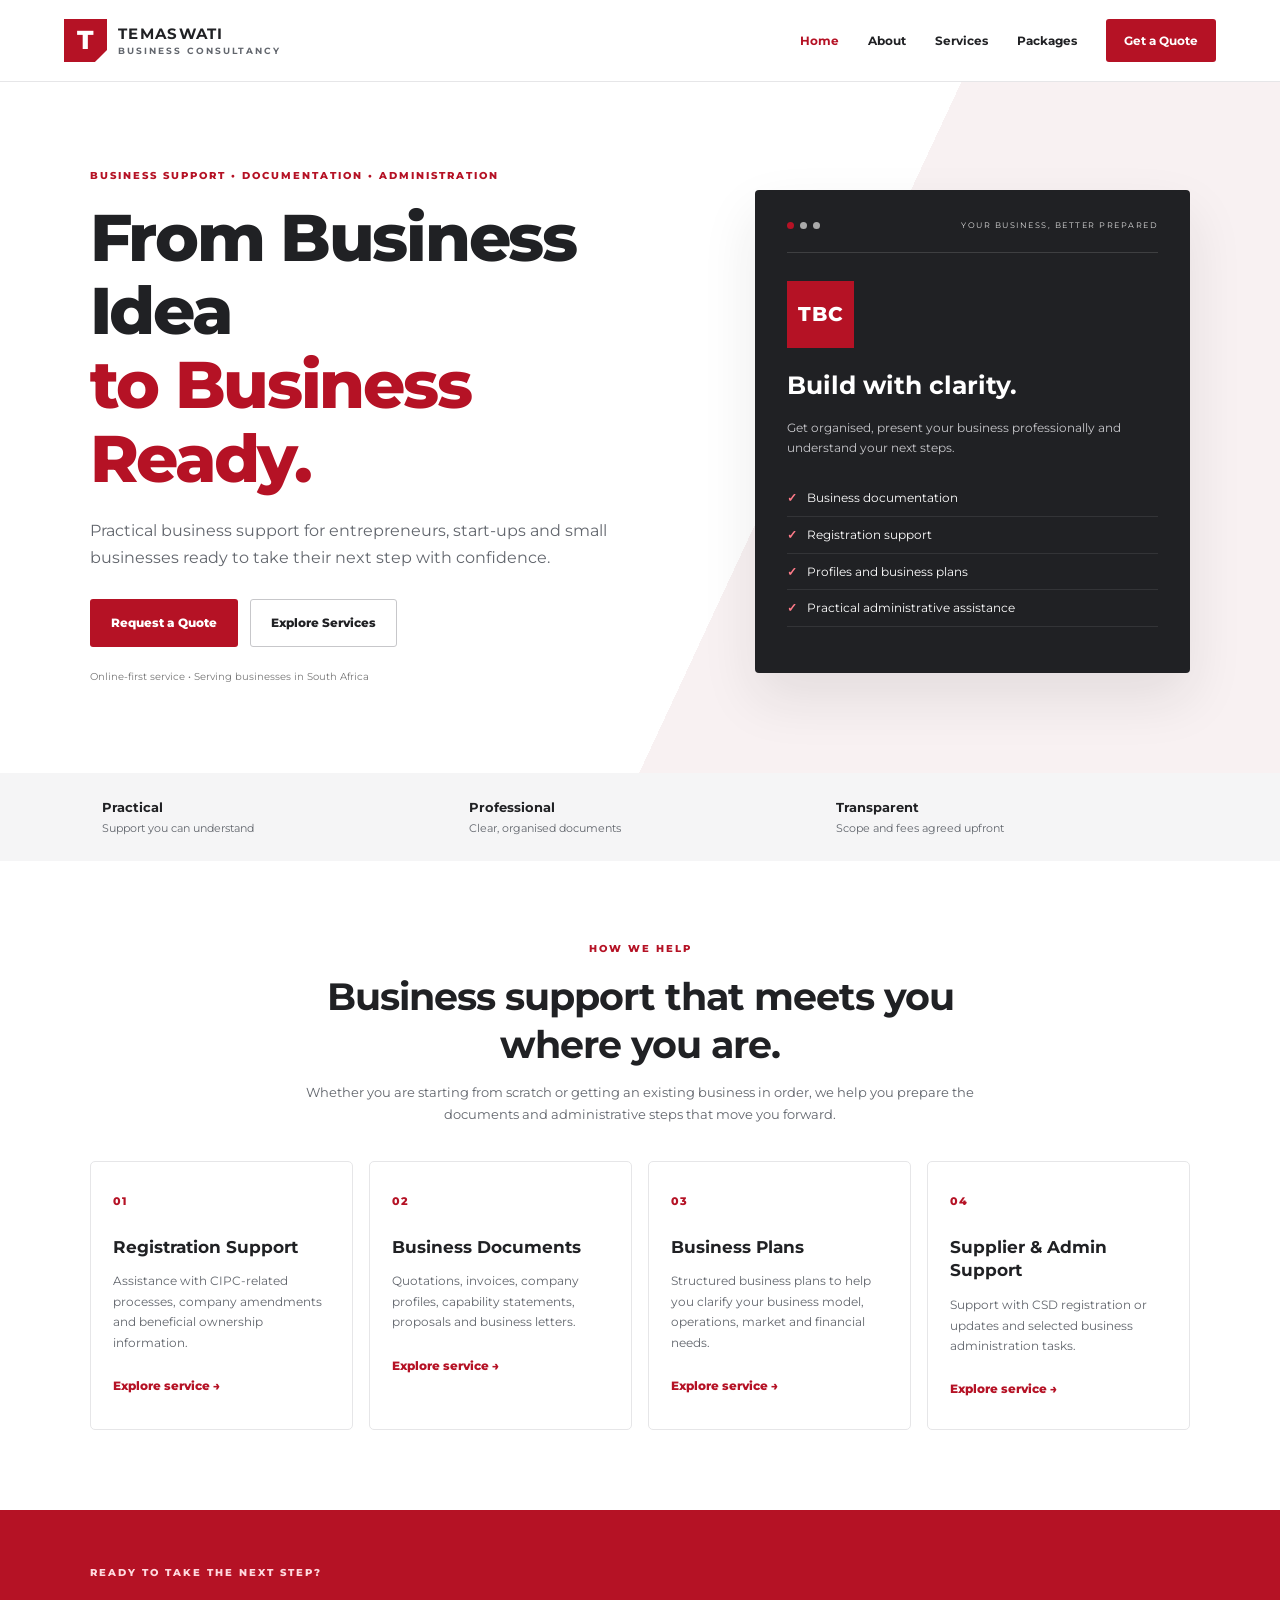
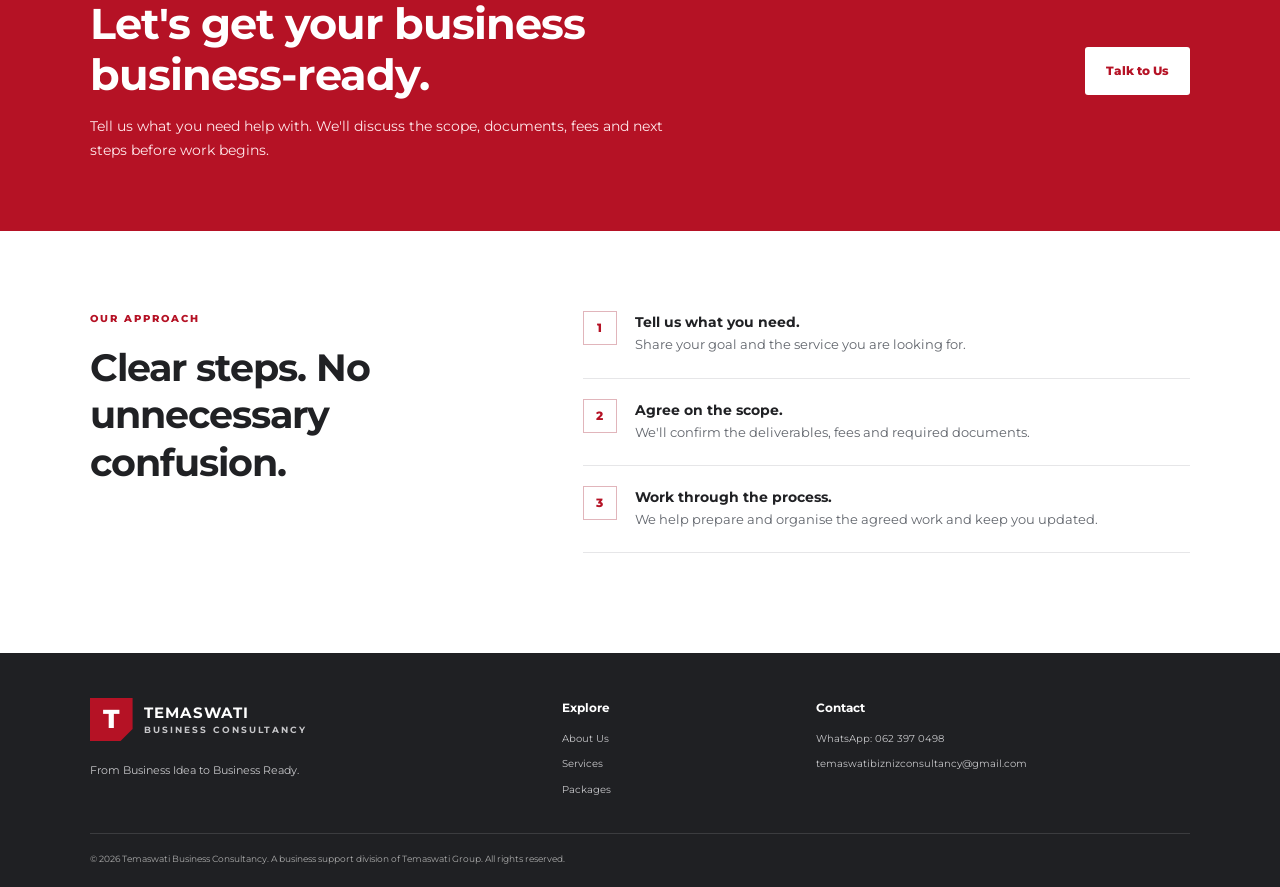
<file: index.html>
<!doctype html>
<html lang="en">
<head>
  <meta charset="utf-8">
  <meta name="viewport" content="width=device-width, initial-scale=1">

  <meta name="description" content="Temaswati Business Consultancy provides company registration assistance, business documents, company profiles, business plans and administrative support for entrepreneurs and small businesses in South Africa.">

  <meta name="theme-color" content="#c90024">

  <title>Temaswati Business Consultancy | From Business Idea to Business Ready</title>

  <link rel="stylesheet" href="styles.css">
</head>

<body>

<header class="site-header">

  <a class="brand" href="index.html">
    <span class="brand-mark">T</span>
    <span>
      <strong>TEMASWATI</strong>
      <small>BUSINESS CONSULTANCY</small>
    </span>
  </a>

  <button class="menu-toggle"
          aria-label="Open navigation"
          aria-expanded="false">☰</button>

  <nav class="nav">
    <a class="active" href="index.html">Home</a>
    <a href="about.html">About</a>
    <a href="services.html">Services</a>
    <a href="packages.html">Packages</a>
    <a href="contact.html" class="nav-cta">Get a Quote</a>
  </nav>

</header>

<main>

  <!-- HERO SECTION -->

  <section class="hero">

    <div class="hero-content">

      <p class="eyebrow">
        BUSINESS SUPPORT • DOCUMENTATION • ADMINISTRATION
      </p>

      <h1>
        From Business Idea<br>
        <span>to Business Ready.</span>
      </h1>

      <p class="hero-copy">
        Practical business support for entrepreneurs, start-ups and
        small businesses ready to take their next step with confidence.
      </p>

      <div class="hero-actions">
        <a class="button button-red" href="contact.html">
          Request a Quote
        </a>

        <a class="button button-outline" href="services.html">
          Explore Services
        </a>
      </div>

      <p class="micro-note">
        Online-first service • Serving businesses in South Africa
      </p>

    </div>

    <div class="hero-card">

      <div class="card-top">
        <span class="dot"></span>
        <span class="dot"></span>
        <span class="dot"></span>
        <span class="card-label">YOUR BUSINESS, BETTER PREPARED</span>
      </div>

      <div class="hero-icon">TBC</div>

      <h2>Build with clarity.</h2>

      <p>
        Get organised, present your business professionally and
        understand your next steps.
      </p>

      <ul class="check-list">
        <li>Business documentation</li>
        <li>Registration support</li>
        <li>Profiles and business plans</li>
        <li>Practical administrative assistance</li>
      </ul>

    </div>

  </section>

  <!-- TRUST SECTION -->

  <section class="trust-strip">

    <div>
      <strong>Practical</strong>
      <span>Support you can understand</span>
    </div>

    <div>
      <strong>Professional</strong>
      <span>Clear, organised documents</span>
    </div>

    <div>
      <strong>Transparent</strong>
      <span>Scope and fees agreed upfront</span>
    </div>

  </section>

  <!-- SERVICES OVERVIEW -->

  <section class="section">

    <div class="section-heading">

      <p class="eyebrow">HOW WE HELP</p>

      <h2>Business support that meets you where you are.</h2>

      <p>
        Whether you are starting from scratch or getting an existing
        business in order, we help you prepare the documents and
        administrative steps that move you forward.
      </p>

    </div>

    <div class="service-grid">

      <article class="service-card">
        <span class="service-number">01</span>
        <h3>Registration Support</h3>
        <p>
          Assistance with CIPC-related processes, company amendments
          and beneficial ownership information.
        </p>
        <a href="services.html">Explore service →</a>
      </article>

      <article class="service-card">
        <span class="service-number">02</span>
        <h3>Business Documents</h3>
        <p>
          Quotations, invoices, company profiles, capability statements,
          proposals and business letters.
        </p>
        <a href="services.html">Explore service →</a>
      </article>

      <article class="service-card">
        <span class="service-number">03</span>
        <h3>Business Plans</h3>
        <p>
          Structured business plans to help you clarify your business
          model, operations, market and financial needs.
        </p>
        <a href="services.html">Explore service →</a>
      </article>

      <article class="service-card">
        <span class="service-number">04</span>
        <h3>Supplier &amp; Admin Support</h3>
        <p>
          Support with CSD registration or updates and selected
          business administration tasks.
        </p>
        <a href="services.html">Explore service →</a>
      </article>

    </div>

  </section>

  <!-- CALL TO ACTION -->

  <section class="callout">

    <div>

      <p class="eyebrow light">READY TO TAKE THE NEXT STEP?</p>

      <h2>Let's get your business<br>business-ready.</h2>

      <p>
        Tell us what you need help with. We'll discuss the scope,
        documents, fees and next steps before work begins.
      </p>

    </div>

    <a class="button button-light" href="contact.html">
      Talk to Us
    </a>

  </section>

  <!-- OUR APPROACH -->

  <section class="section two-column">

    <div>
      <p class="eyebrow">OUR APPROACH</p>
      <h2>Clear steps. No unnecessary confusion.</h2>
    </div>

    <div class="steps">

      <div>
        <span>1</span>
        <p>
          <strong>Tell us what you need.</strong><br>
          Share your goal and the service you are looking for.
        </p>
      </div>

      <div>
        <span>2</span>
        <p>
          <strong>Agree on the scope.</strong><br>
          We'll confirm the deliverables, fees and required documents.
        </p>
      </div>

      <div>
        <span>3</span>
        <p>
          <strong>Work through the process.</strong><br>
          We help prepare and organise the agreed work and keep you updated.
        </p>
      </div>

    </div>

  </section>

</main>

<!-- FOOTER -->

<footer class="footer">

  <div class="footer-brand">

    <a class="brand brand-footer" href="index.html">
      <span class="brand-mark">T</span>
      <span>
        <strong>TEMASWATI</strong>
        <small>BUSINESS CONSULTANCY</small>
      </span>
    </a>

    <p>From Business Idea to Business Ready.</p>

  </div>

  <div>
    <strong>Explore</strong>
    <a href="about.html">About Us</a>
    <a href="services.html">Services</a>
    <a href="packages.html">Packages</a>
  </div>

  <div>
    <strong>Contact</strong>

    <a href="https://wa.me/27623970498"
       target="_blank"
       rel="noopener">
      WhatsApp: 062 397 0498
    </a>

    <a href="mailto:temaswatibiznizconsultancy@gmail.com">
      temaswatibiznizconsultancy@gmail.com
    </a>
  </div>

  <div class="footer-bottom">
    © <span data-year></span> Temaswati Business Consultancy.
    A business support division of Temaswati Group.
    All rights reserved.
  </div>

</footer>

<script src="script.js"></script>

</body>
</html>
</file>
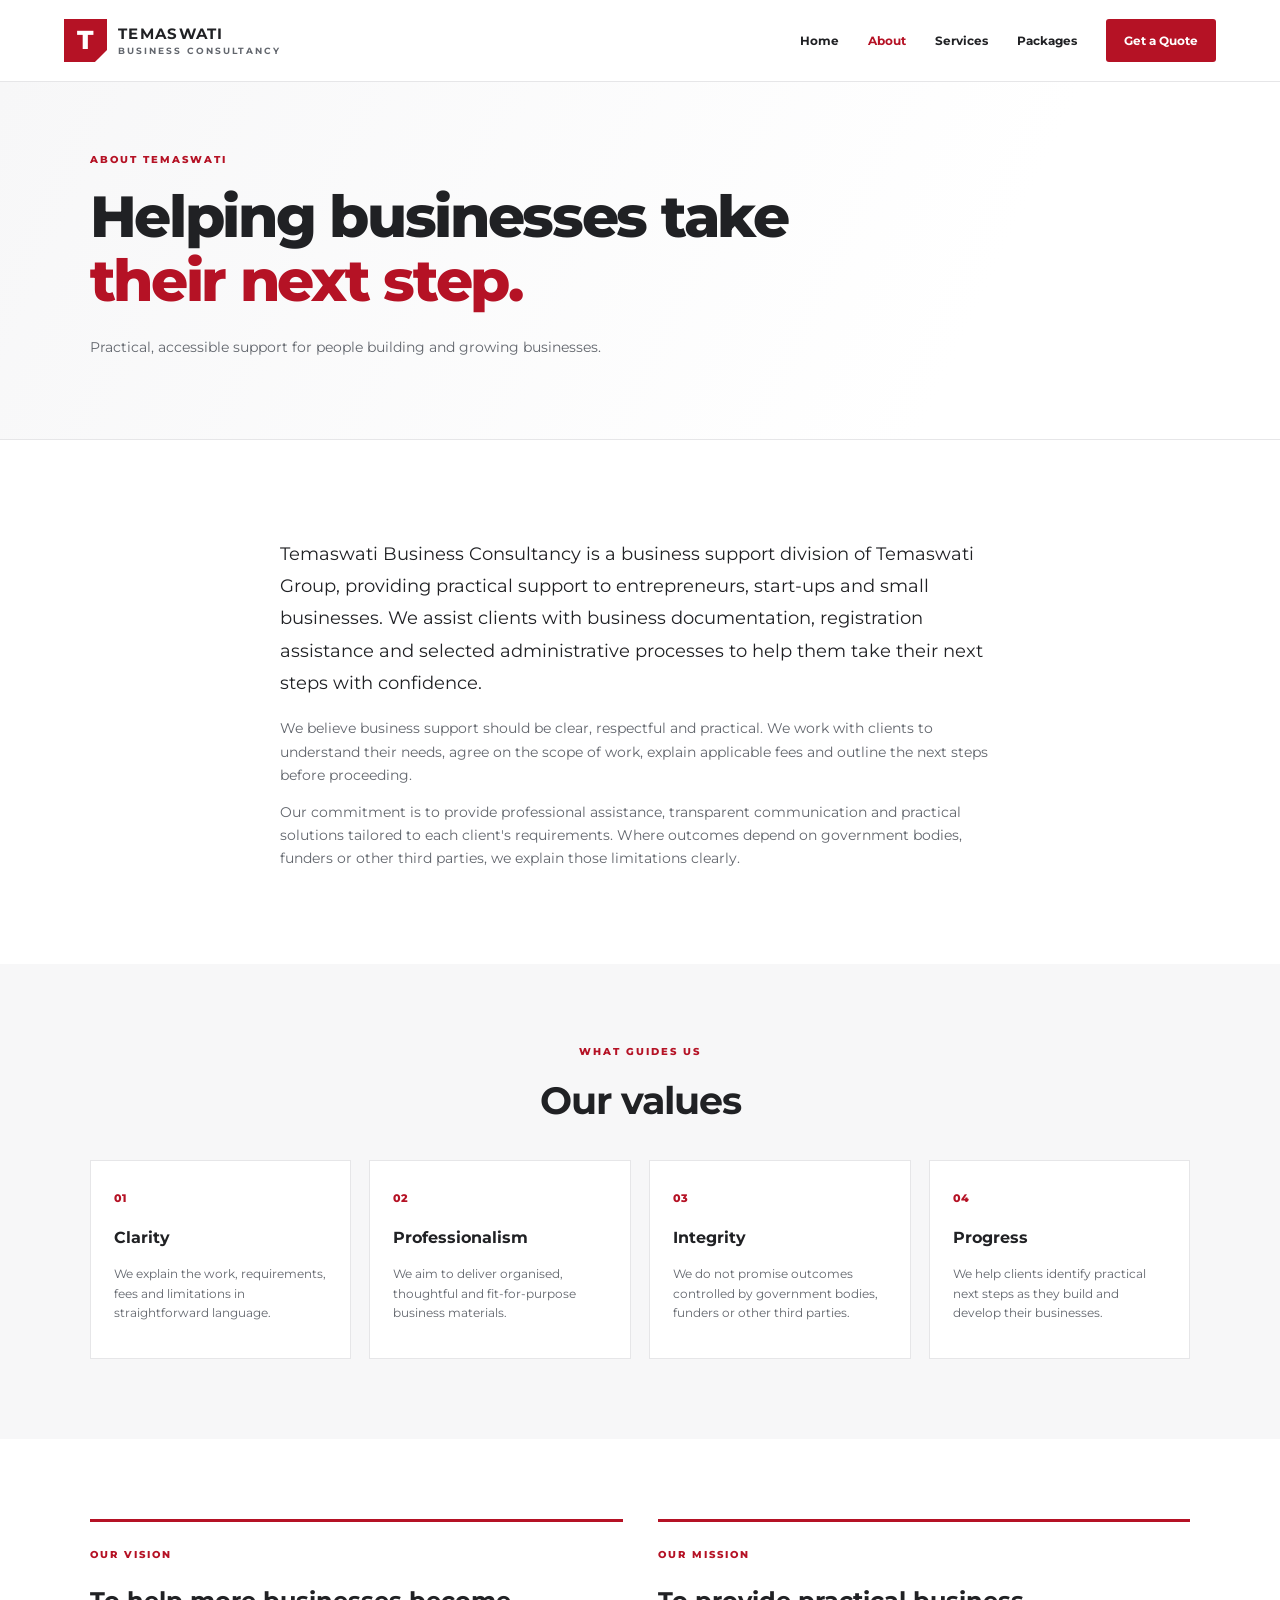
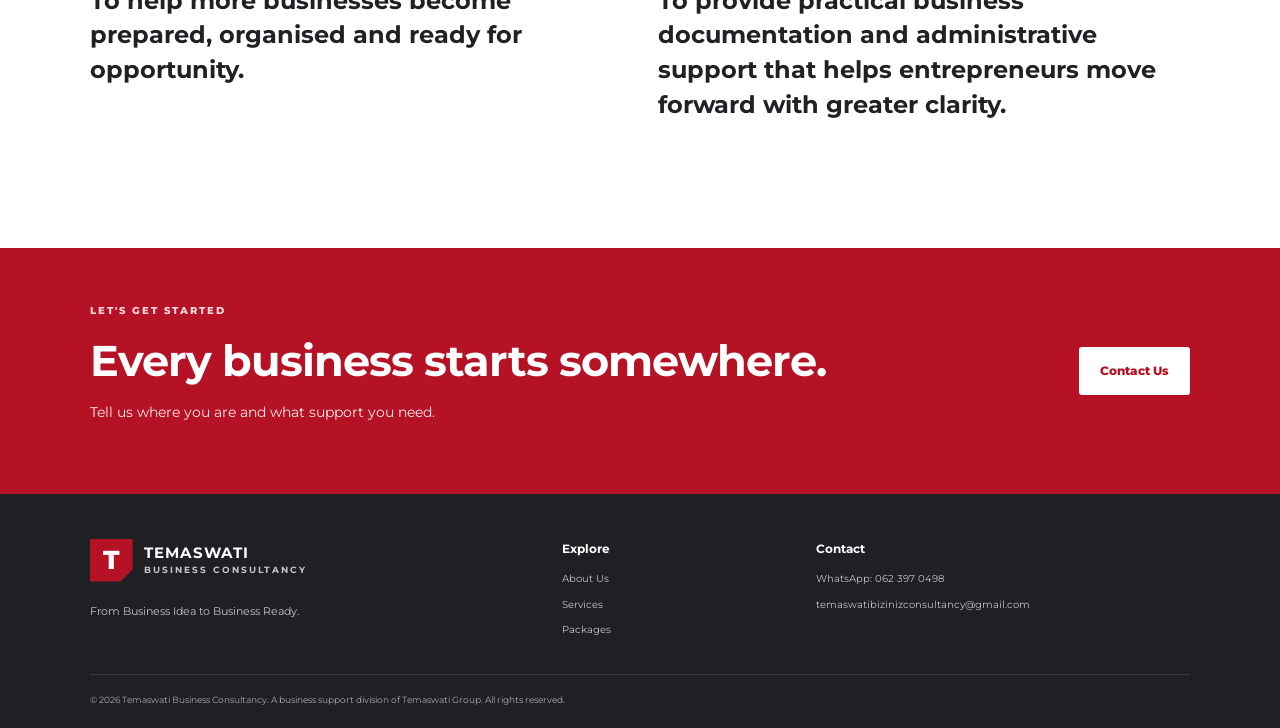
<file: about.html>
<!doctype html>
<html lang="en">
<head>
<meta charset="utf-8">
<meta name="viewport" content="width=device-width, initial-scale=1">
<meta name="description" content="Learn about Temaswati Business Consultancy and our practical business support services for entrepreneurs and small businesses in South Africa.">
<title>About Us | Temaswati Business Consultancy</title>
<link rel="stylesheet" href="styles.css">
</head>
<body>

<header class="site-header">
<a class="brand" href="index.html">
<span class="brand-mark">T</span>
<span>
<strong>TEMASWATI</strong>
<small>BUSINESS CONSULTANCY</small>
</span>
</a>

<button class="menu-toggle" aria-label="Open navigation" aria-expanded="false">☰</button>

<nav class="nav">
<a href="index.html">Home</a>
<a class="active" href="about.html">About</a>
<a href="services.html">Services</a>
<a href="packages.html">Packages</a>
<a href="contact.html" class="nav-cta">Get a Quote</a>
</nav>
</header>

<main>

<section class="page-hero">
<p class="eyebrow">ABOUT TEMASWATI</p>
<h1>Helping businesses take<br><span>their next step.</span></h1>
<p>Practical, accessible support for people building and growing businesses.</p>
</section>

<section class="section content-narrow">
<p class="lead">
Temaswati Business Consultancy is a business support division of Temaswati Group, providing practical support to entrepreneurs, start-ups and small businesses. We assist clients with business documentation, registration assistance and selected administrative processes to help them take their next steps with confidence.
</p>

<p>
We believe business support should be clear, respectful and practical. We work with clients to understand their needs, agree on the scope of work, explain applicable fees and outline the next steps before proceeding.
</p>

<p>
Our commitment is to provide professional assistance, transparent communication and practical solutions tailored to each client's requirements. Where outcomes depend on government bodies, funders or other third parties, we explain those limitations clearly.
</p>
</section>

<section class="section values-section">
<div class="section-heading">
<p class="eyebrow">WHAT GUIDES US</p>
<h2>Our values</h2>
</div>

<div class="value-grid">

<article>
<span>01</span>
<h3>Clarity</h3>
<p>We explain the work, requirements, fees and limitations in straightforward language.</p>
</article>

<article>
<span>02</span>
<h3>Professionalism</h3>
<p>We aim to deliver organised, thoughtful and fit-for-purpose business materials.</p>
</article>

<article>
<span>03</span>
<h3>Integrity</h3>
<p>We do not promise outcomes controlled by government bodies, funders or other third parties.</p>
</article>

<article>
<span>04</span>
<h3>Progress</h3>
<p>We help clients identify practical next steps as they build and develop their businesses.</p>
</article>

</div>
</section>

<section class="section mission-grid">

<article>
<p class="eyebrow">OUR VISION</p>
<h2>To help more businesses become prepared, organised and ready for opportunity.</h2>
</article>

<article>
<p class="eyebrow">OUR MISSION</p>
<h2>To provide practical business documentation and administrative support that helps entrepreneurs move forward with greater clarity.</h2>
</article>

</section>

<section class="callout">
<div>
<p class="eyebrow light">LET'S GET STARTED</p>
<h2>Every business starts somewhere.</h2>
<p>Tell us where you are and what support you need.</p>
</div>
<a class="button button-light" href="contact.html">Contact Us</a>
</section>

</main>

<footer class="footer">

<div class="footer-brand">
<a class="brand brand-footer" href="index.html">
<span class="brand-mark">T</span>
<span>
<strong>TEMASWATI</strong>
<small>BUSINESS CONSULTANCY</small>
</span>
</a>
<p>From Business Idea to Business Ready.</p>
</div>

<div>
<strong>Explore</strong>
<a href="about.html">About Us</a>
<a href="services.html">Services</a>
<a href="packages.html">Packages</a>
</div>

<div>
<strong>Contact</strong>
<a href="https://wa.me/27623970498" target="_blank" rel="noopener">WhatsApp: 062 397 0498</a>
<a href="mailto:temaswatibizinizconsultancy@gmail.com">temaswatibizinizconsultancy@gmail.com</a>
</div>

<div class="footer-bottom">
© <span data-year></span> Temaswati Business Consultancy. A business support division of Temaswati Group. All rights reserved.
</div>

</footer>

<script src="script.js"></script>
</body>
</html>
</file>
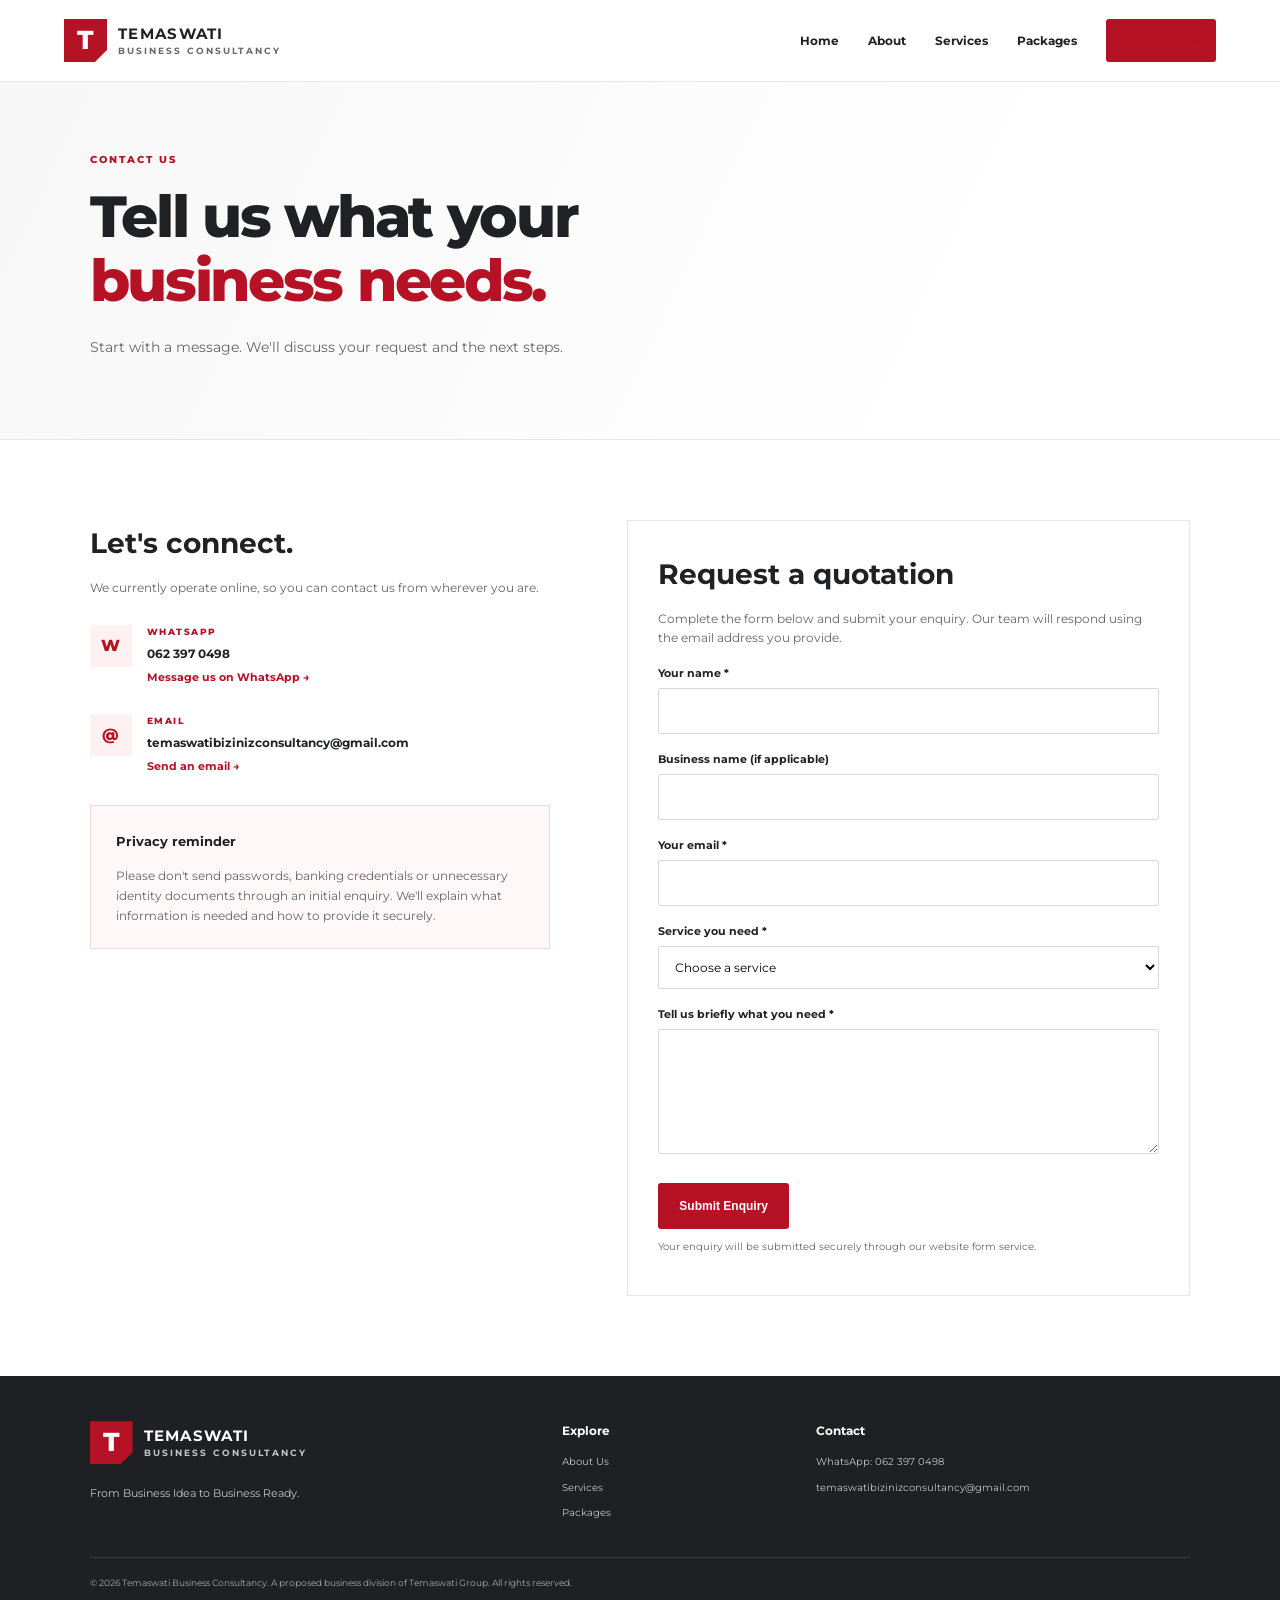
<file: contact.html>
<!doctype html>
<html lang="en">
<head>
<meta charset="utf-8">
<meta name="viewport" content="width=device-width, initial-scale=1">
<meta name="description" content="Contact Temaswati Business Consultancy by WhatsApp or email to discuss your business support needs.">
<title>Contact & Quote Request | Temaswati Business Consultancy</title>
<link rel="stylesheet" href="styles.css">
</head>
<body>

<header class="site-header">
<a class="brand" href="index.html">
<span class="brand-mark">T</span>
<span><strong>TEMASWATI</strong><small>BUSINESS CONSULTANCY</small></span>
</a>
<button class="menu-toggle" aria-label="Open navigation" aria-expanded="false">☰</button>
<nav class="nav">
<a href="index.html">Home</a>
<a href="about.html">About</a>
<a href="services.html">Services</a>
<a href="packages.html">Packages</a>
<a class="active nav-cta" href="contact.html">Get a Quote</a>
</nav>
</header>

<main>
<section class="page-hero">
<p class="eyebrow">CONTACT US</p>
<h1>Tell us what your<br><span>business needs.</span></h1>
<p>Start with a message. We'll discuss your request and the next steps.</p>
</section>

<section class="section contact-grid">

<div class="contact-details">
<h2>Let's connect.</h2>
<p>We currently operate online, so you can contact us from wherever you are.</p>

<div class="contact-item">
<span class="contact-symbol">W</span>
<div>
<small>WHATSAPP</small>
<strong>062 397 0498</strong>
<a href="https://wa.me/27623970498?text=Hello%20Temaswati%20Business%20Consultancy%2C%20I%20would%20like%20to%20enquire%20about%20your%20services." target="_blank" rel="noopener">Message us on WhatsApp →</a>
</div>
</div>

<div class="contact-item">
<span class="contact-symbol">@</span>
<div>
<small>EMAIL</small>
<strong>temaswatibizinizconsultancy@gmail.com</strong>
<a href="mailto:temaswatibizinizconsultancy@gmail.com?subject=Business%20Consultancy%20Enquiry">Send an email →</a>
</div>
</div>

<div class="notice">
<strong>Privacy reminder</strong>
<p>Please don't send passwords, banking credentials or unnecessary identity documents through an initial enquiry. We'll explain what information is needed and how to provide it securely.</p>
</div>
</div>

<form class="quote-form" id="quote-form"
action="https://formspree.io/f/maeqgdwp"
method="POST">

<h2>Request a quotation</h2>
<p>Complete the form below and submit your enquiry. Our team will respond using the email address you provide.</p>

<label for="name">Your name *</label>
<input id="name" name="name" type="text" required autocomplete="name">

<label for="business">Business name (if applicable)</label>
<input id="business" name="business" type="text" autocomplete="organization">

<label for="email">Your email *</label>
<input id="email" name="email" type="email" required autocomplete="email">

<label for="service">Service you need *</label>
<select id="service" name="service" required>
<option value="">Choose a service</option>
<option value="Business registration support">Business registration support</option>
<option value="CSD registration or update">CSD registration or update</option>
<option value="Company profile">Company profile</option>
<option value="Business plan">Business plan</option>
<option value="Business documents">Business documents</option>
<option value="Funding application preparation">Funding application preparation</option>
<option value="Business administration support">Business administration support</option>
<option value="Other / not sure">Other / not sure</option>
</select>

<label for="message">Tell us briefly what you need *</label>
<textarea id="message" name="message" rows="5" required></textarea>

<input type="hidden" name="_subject" value="New Website Enquiry - Temaswati Business Consultancy">

<button class="button button-red" type="submit">Submit Enquiry</button>

<p class="form-note">Your enquiry will be submitted securely through our website form service.</p>

</form>
</section>
</main>

<footer class="footer">
<div class="footer-brand">
<a class="brand brand-footer" href="index.html">
<span class="brand-mark">T</span>
<span><strong>TEMASWATI</strong><small>BUSINESS CONSULTANCY</small></span>
</a>
<p>From Business Idea to Business Ready.</p>
</div>

<div>
<strong>Explore</strong>
<a href="about.html">About Us</a>
<a href="services.html">Services</a>
<a href="packages.html">Packages</a>
</div>

<div>
<strong>Contact</strong>
<a href="https://wa.me/27623970498" target="_blank" rel="noopener">WhatsApp: 062 397 0498</a>
<a href="mailto:temaswatibizinizconsultancy@gmail.com">temaswatibizinizconsultancy@gmail.com</a>
</div>

<div class="footer-bottom">
© <span data-year></span> Temaswati Business Consultancy. A proposed business division of Temaswati Group. All rights reserved.
</div>
</footer>

<script src="script.js"></script>
</body>
</html>
</file>
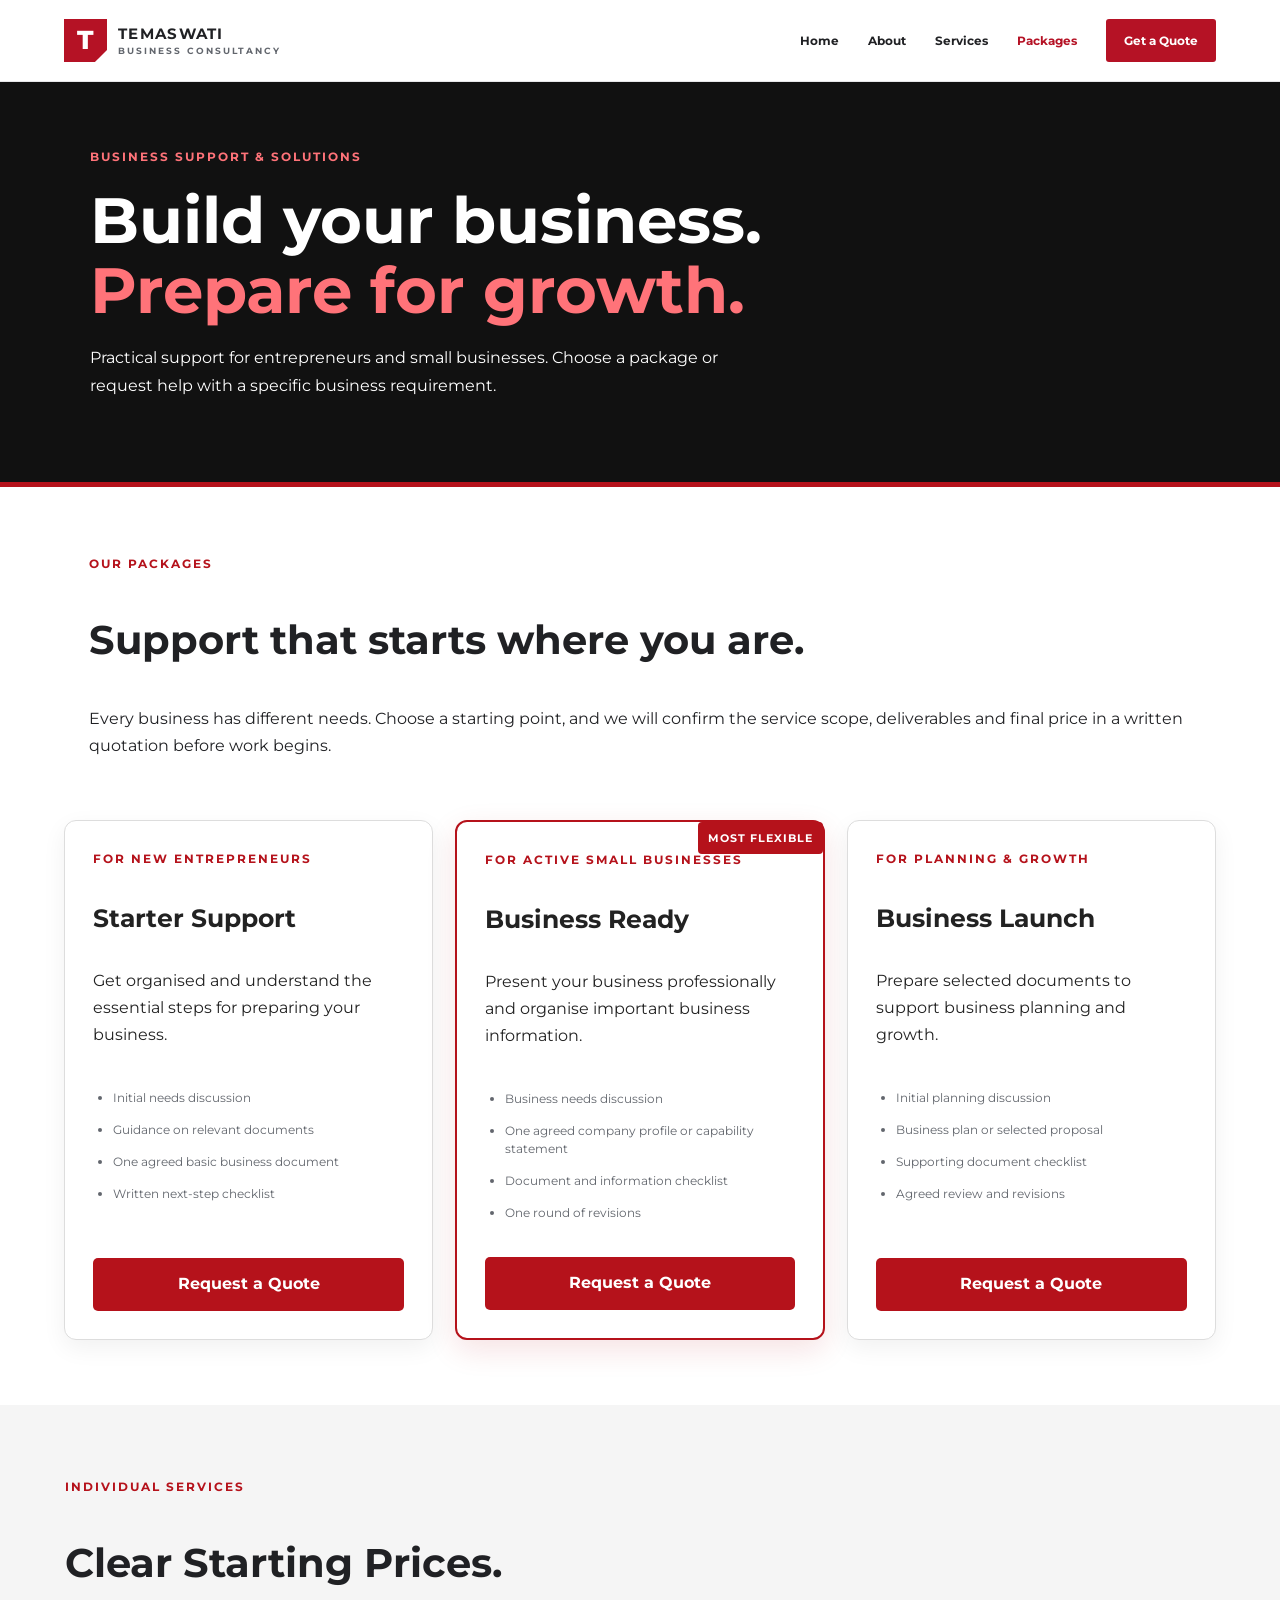
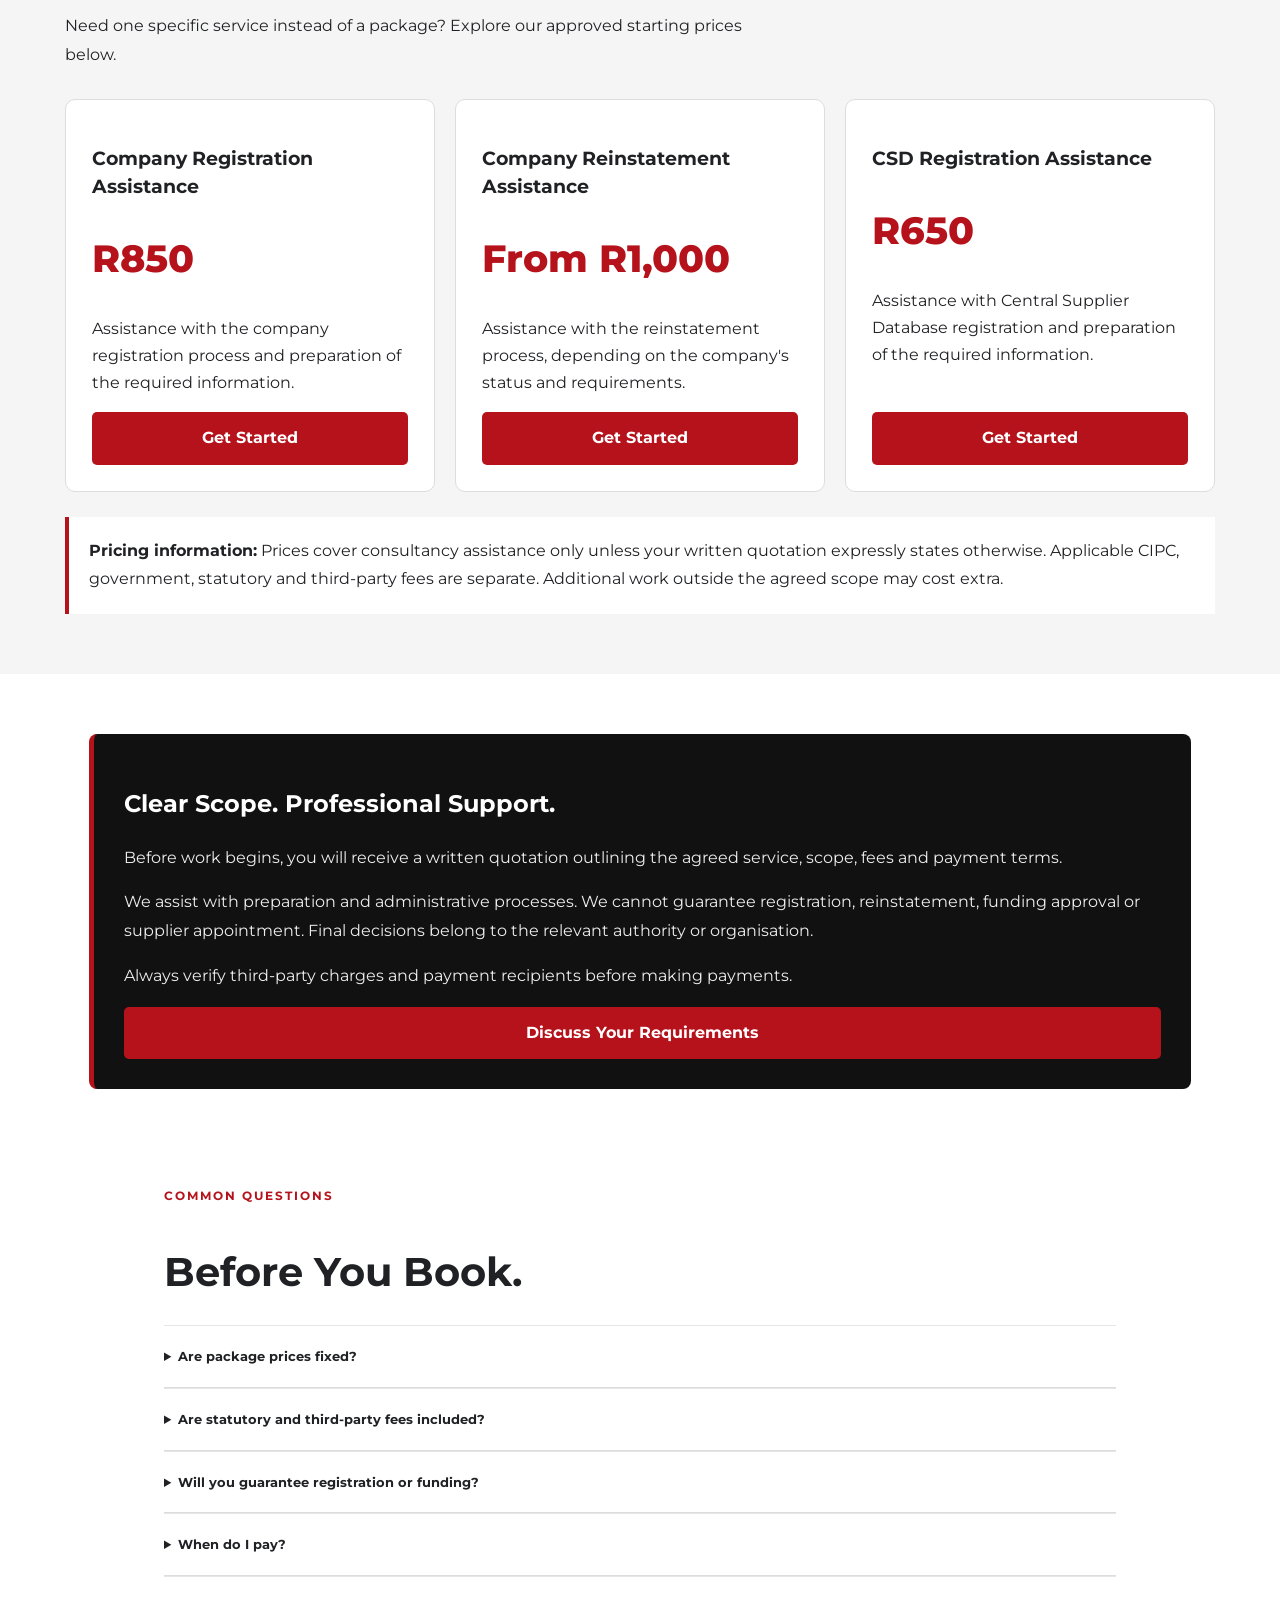
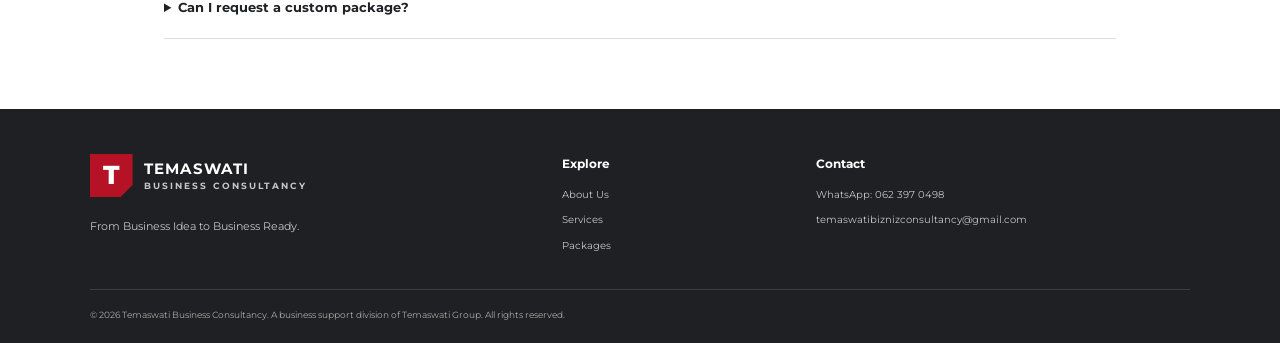
<file: packages.html>
<!doctype html>
<html lang="en">
<head>
<meta charset="utf-8">
<meta name="viewport" content="width=device-width, initial-scale=1">
<meta name="description" content="Business support packages and pricing from Temaswati Business Consultancy.">
<meta name="theme-color" content="#b5121b">
<title>Packages & Pricing | Temaswati Business Consultancy</title>
<link rel="stylesheet" href="styles.css">

<style>
.packages-hero {
    background: #111;
    color: white;
    padding: 65px 7%;
    border-bottom: 5px solid #b5121b;
}
.packages-hero .eyebrow,
.package-card .eyebrow,
.section-label {
    color: #b5121b;
    font-weight: 700;
    letter-spacing: 2px;
    text-transform: uppercase;
    font-size: 12px;
}
.packages-hero .eyebrow { color: #ff7379; }
.packages-hero h1 {
    font-size: clamp(38px, 7vw, 64px);
    line-height: 1.1;
    margin: 18px 0;
}
.packages-hero h1 span { color: #ff7379; }
.packages-hero p:last-child {
    max-width: 650px;
    line-height: 1.8;
}
.packages-intro {
    max-width: 1150px;
    margin: auto;
    padding: 55px 24px 20px;
}
.packages-intro h2,
.pricing h2,
.faq h2 { font-size: clamp(28px, 4vw, 40px); }
.package-grid {
    max-width: 1200px;
    margin: auto;
    padding: 25px 24px 65px;
    display: grid;
    grid-template-columns: repeat(3, minmax(0, 1fr));
    gap: 22px;
}
.package-card {
    background: white;
    color: #222;
    border: 1px solid #ddd;
    border-radius: 12px;
    padding: 28px;
    box-shadow: 0 8px 24px rgba(0,0,0,.06);
    display: flex;
    flex-direction: column;
}
.package-card.featured {
    border: 2px solid #b5121b;
    box-shadow: 0 10px 30px rgba(181,18,27,.12);
}
.package-card h2 { margin: 12px 0; font-size: 25px; }
.package-card p { line-height: 1.7; }
.package-card ul { padding-left: 20px; margin-bottom: 28px; }
.package-card li { padding: 7px 0; line-height: 1.5; }
.popular {
    display: inline-block;
    background: #b5121b;
    color: white;
    border-radius: 4px;
    padding: 7px 10px;
    font-size: 11px;
    font-weight: bold;
    align-self: flex-start;
    margin-bottom: 15px;
}
.package-button {
    display: block;
    text-align: center;
    padding: 13px 15px;
    border-radius: 5px;
    text-decoration: none;
    font-weight: bold;
    margin-top: auto;
    background: #b5121b;
    color: white;
}
.package-button:hover { background: #8e0d15; }
.pricing {
    background: #f5f5f5;
    padding: 60px 24px;
}
.pricing-inner { max-width: 1150px; margin: auto; }
.pricing h2 { margin-bottom: 12px; }
.pricing-intro { line-height: 1.8; max-width: 700px; }
.price-grid {
    display: grid;
    grid-template-columns: repeat(3, minmax(0, 1fr));
    gap: 20px;
    margin-top: 30px;
}
.price-card {
    background: white;
    border: 1px solid #ddd;
    border-radius: 10px;
    padding: 26px;
    display: flex;
    flex-direction: column;
}
.price-card h3 { line-height: 1.5; }
.price {
    color: #b5121b;
    font-size: clamp(27px, 4vw, 38px);
    font-weight: 800;
    margin: 8px 0;
}
.price-card p { line-height: 1.7; }
.price-card .package-button { margin-top: auto; }
.price-note {
    background: white;
    border-left: 4px solid #b5121b;
    padding: 20px;
    margin-top: 25px;
    line-height: 1.8;
}
.transparency {
    max-width: 1150px;
    margin: auto;
    padding: 60px 24px;
}
.transparency-box {
    background: #111;
    color: white;
    padding: 30px;
    border-left: 5px solid #b5121b;
    border-radius: 8px;
}
.transparency-box p { line-height: 1.8; color: #eee; }
.faq {
    max-width: 1000px;
    margin: auto;
    padding: 25px 24px 70px;
}
.faq details { border-bottom: 1px solid #ddd; padding: 20px 0; }
.faq summary { cursor: pointer; font-weight: bold; line-height: 1.6; }
.faq details p { line-height: 1.8; color: #555; }

@media (max-width: 850px) {
    .package-grid, .price-grid { grid-template-columns: 1fr; }
    .package-card { padding: 25px; }
    .packages-hero { padding: 50px 24px; }
}
</style>
</head>

<body>

<header class="site-header">
<a class="brand" href="index.html">
<span class="brand-mark">T</span>
<span><strong>TEMASWATI</strong><small>BUSINESS CONSULTANCY</small></span>
</a>
<button class="menu-toggle" aria-label="Open navigation" aria-expanded="false">☰</button>
<nav class="nav">
<a href="index.html">Home</a>
<a href="about.html">About</a>
<a href="services.html">Services</a>
<a class="active" href="packages.html">Packages</a>
<a href="contact.html" class="nav-cta">Get a Quote</a>
</nav>
</header>

<main>

<section class="packages-hero">
<p class="eyebrow">Business Support & Solutions</p>
<h1>Build your business.<br><span>Prepare for growth.</span></h1>
<p>Practical support for entrepreneurs and small businesses. Choose a package or request help with a specific business requirement.</p>
</section>

<section class="packages-intro">
<p class="section-label">Our Packages</p>
<h2>Support that starts where you are.</h2>
<p>Every business has different needs. Choose a starting point, and we will confirm the service scope, deliverables and final price in a written quotation before work begins.</p>
</section>

<section class="package-grid">

<article class="package-card">
<p class="eyebrow">For New Entrepreneurs</p>
<h2>Starter Support</h2>
<p>Get organised and understand the essential steps for preparing your business.</p>
<ul>
<li>Initial needs discussion</li>
<li>Guidance on relevant documents</li>
<li>One agreed basic business document</li>
<li>Written next-step checklist</li>
</ul>
<a class="package-button" href="contact.html?package=Starter%20Support">Request a Quote</a>
</article>

<article class="package-card featured">
<span class="popular">MOST FLEXIBLE</span>
<p class="eyebrow">For Active Small Businesses</p>
<h2>Business Ready</h2>
<p>Present your business professionally and organise important business information.</p>
<ul>
<li>Business needs discussion</li>
<li>One agreed company profile or capability statement</li>
<li>Document and information checklist</li>
<li>One round of revisions</li>
</ul>
<a class="package-button" href="contact.html?package=Business%20Ready">Request a Quote</a>
</article>

<article class="package-card">
<p class="eyebrow">For Planning & Growth</p>
<h2>Business Launch</h2>
<p>Prepare selected documents to support business planning and growth.</p>
<ul>
<li>Initial planning discussion</li>
<li>Business plan or selected proposal</li>
<li>Supporting document checklist</li>
<li>Agreed review and revisions</li>
</ul>
<a class="package-button" href="contact.html?package=Business%20Launch">Request a Quote</a>
</article>

</section>

<section class="pricing">
<div class="pricing-inner">
<p class="section-label">Individual Services</p>
<h2>Clear Starting Prices.</h2>
<p class="pricing-intro">Need one specific service instead of a package? Explore our approved starting prices below.</p>

<div class="price-grid">

<article class="price-card">
<h3>Company Registration Assistance</h3>
<div class="price">R850</div>
<p>Assistance with the company registration process and preparation of the required information.</p>
<a class="package-button" href="contact.html?service=Company%20Registration%20Assistance">Get Started</a>
</article>

<article class="price-card">
<h3>Company Reinstatement Assistance</h3>
<div class="price">From R1,000</div>
<p>Assistance with the reinstatement process, depending on the company's status and requirements.</p>
<a class="package-button" href="contact.html?service=Company%20Reinstatement%20Assistance">Get Started</a>
</article>

<article class="price-card">
<h3>CSD Registration Assistance</h3>
<div class="price">R650</div>
<p>Assistance with Central Supplier Database registration and preparation of the required information.</p>
<a class="package-button" href="contact.html?service=CSD%20Registration%20Assistance">Get Started</a>
</article>

</div>

<div class="price-note">
<strong>Pricing information:</strong> Prices cover consultancy assistance only unless your written quotation expressly states otherwise. Applicable CIPC, government, statutory and third-party fees are separate. Additional work outside the agreed scope may cost extra.
</div>
</div>
</section>

<section class="transparency">
<div class="transparency-box">
<h2>Clear Scope. Professional Support.</h2>
<p>Before work begins, you will receive a written quotation outlining the agreed service, scope, fees and payment terms.</p>
<p>We assist with preparation and administrative processes. We cannot guarantee registration, reinstatement, funding approval or supplier appointment. Final decisions belong to the relevant authority or organisation.</p>
<p>Always verify third-party charges and payment recipients before making payments.</p>
<a class="package-button" href="contact.html">Discuss Your Requirements</a>
</div>
</section>

<section class="faq">
<p class="section-label">Common Questions</p>
<h2>Before You Book.</h2>

<details>
<summary>Are package prices fixed?</summary>
<p>The three packages are quotation-based. We confirm the scope, deliverables and final price in writing before work begins.</p>
</details>

<details>
<summary>Are statutory and third-party fees included?</summary>
<p>Not automatically. Applicable statutory, government and third-party fees are separate unless your written quotation expressly states otherwise.</p>
</details>

<details>
<summary>Will you guarantee registration or funding?</summary>
<p>No. We assist with preparation and administrative steps, but the relevant authority or funder makes the final decision.</p>
</details>

<details>
<summary>When do I pay?</summary>
<p>Payment terms will be included in your written quotation and service agreement. Work begins according to the agreed terms.</p>
</details>

<details>
<summary>Can I request a custom package?</summary>
<p>Yes. Tell us what you need, and we will confirm whether it falls within our service scope and provide a written quotation.</p>
</details>
</section>

</main>

<footer class="footer">
<div class="footer-brand">
<a class="brand brand-footer" href="index.html">
<span class="brand-mark">T</span>
<span><strong>TEMASWATI</strong><small>BUSINESS CONSULTANCY</small></span>
</a>
<p>From Business Idea to Business Ready.</p>
</div>

<div>
<strong>Explore</strong>
<a href="about.html">About Us</a>
<a href="services.html">Services</a>
<a href="packages.html">Packages</a>
</div>

<div>
<strong>Contact</strong>
<a href="https://wa.me/27623970498" target="_blank" rel="noopener">WhatsApp: 062 397 0498</a>
<a href="mailto:temaswatibiznizconsultancy@gmail.com">temaswatibiznizconsultancy@gmail.com</a>
</div>

<div class="footer-bottom">
© <span data-year></span> Temaswati Business Consultancy. A business support division of Temaswati Group. All rights reserved.
</div>
</footer>

<script src="script.js"></script>
</body>
</html>
</file>
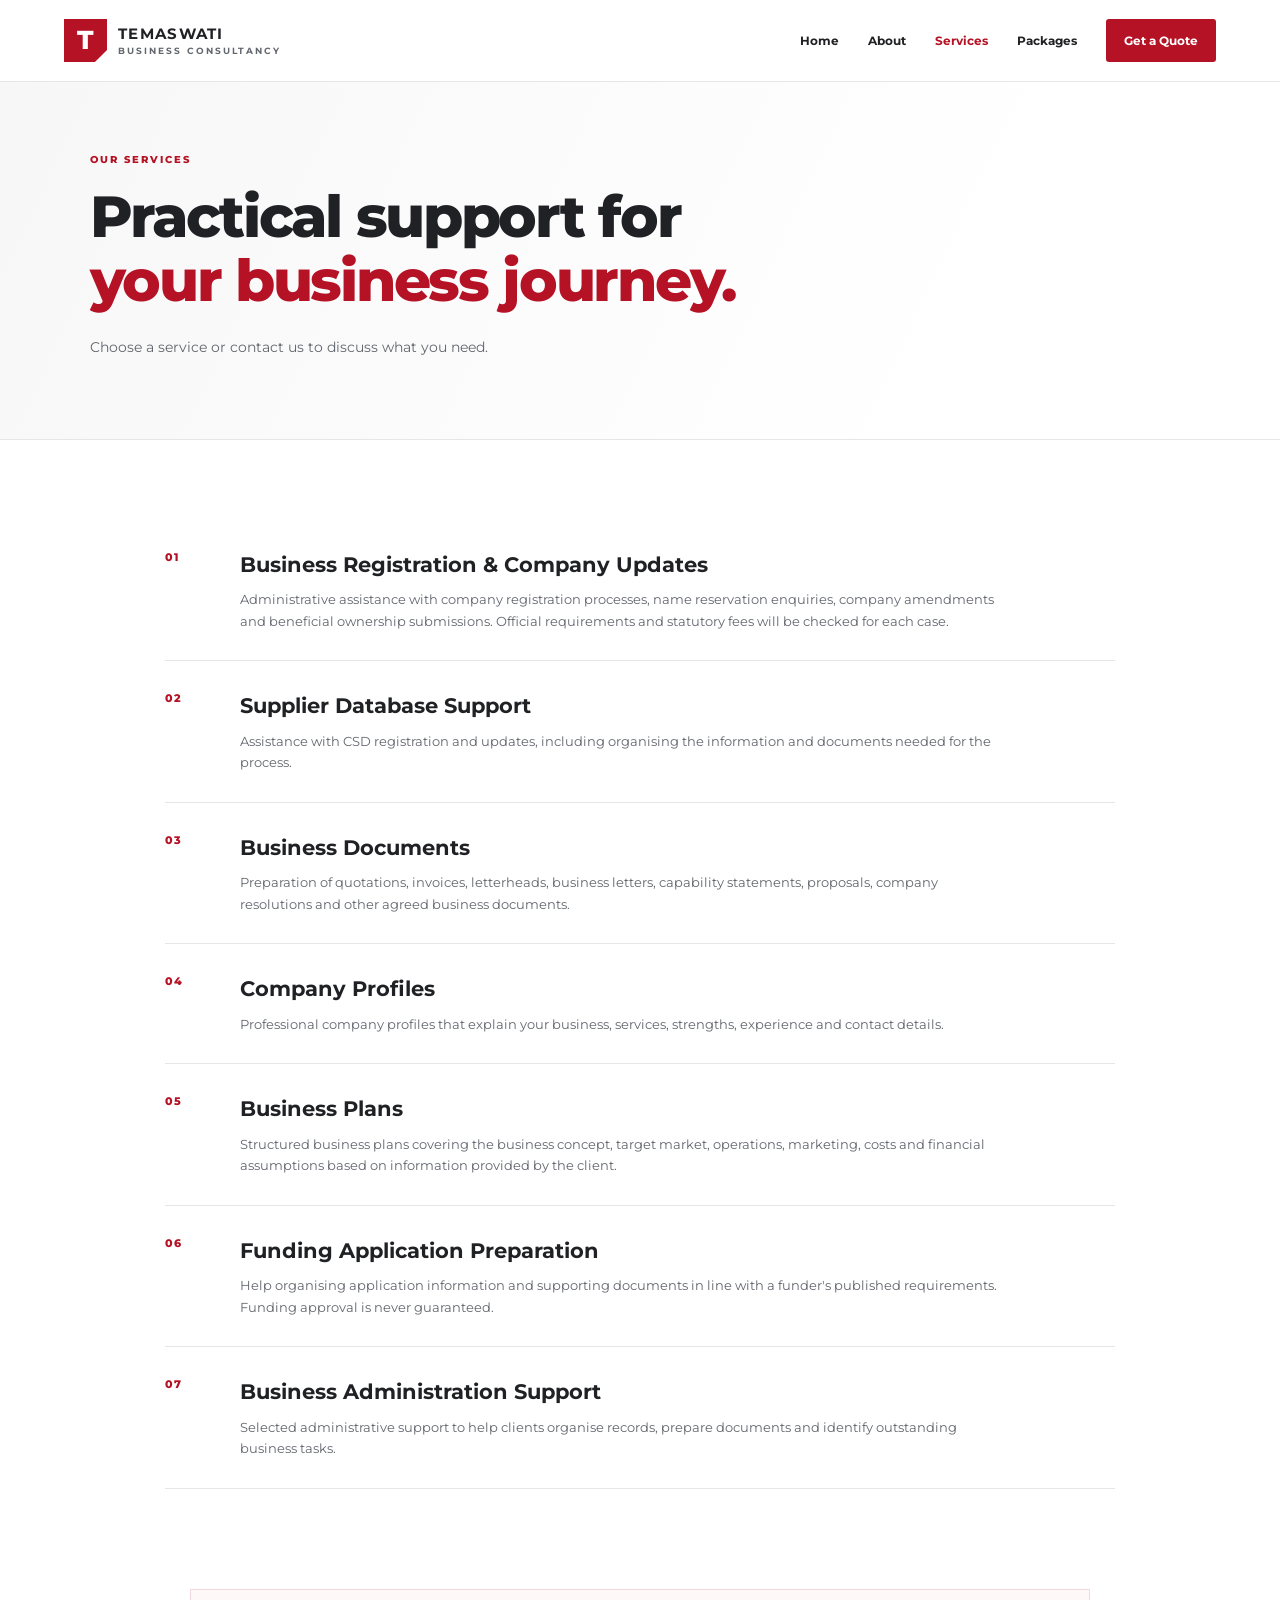
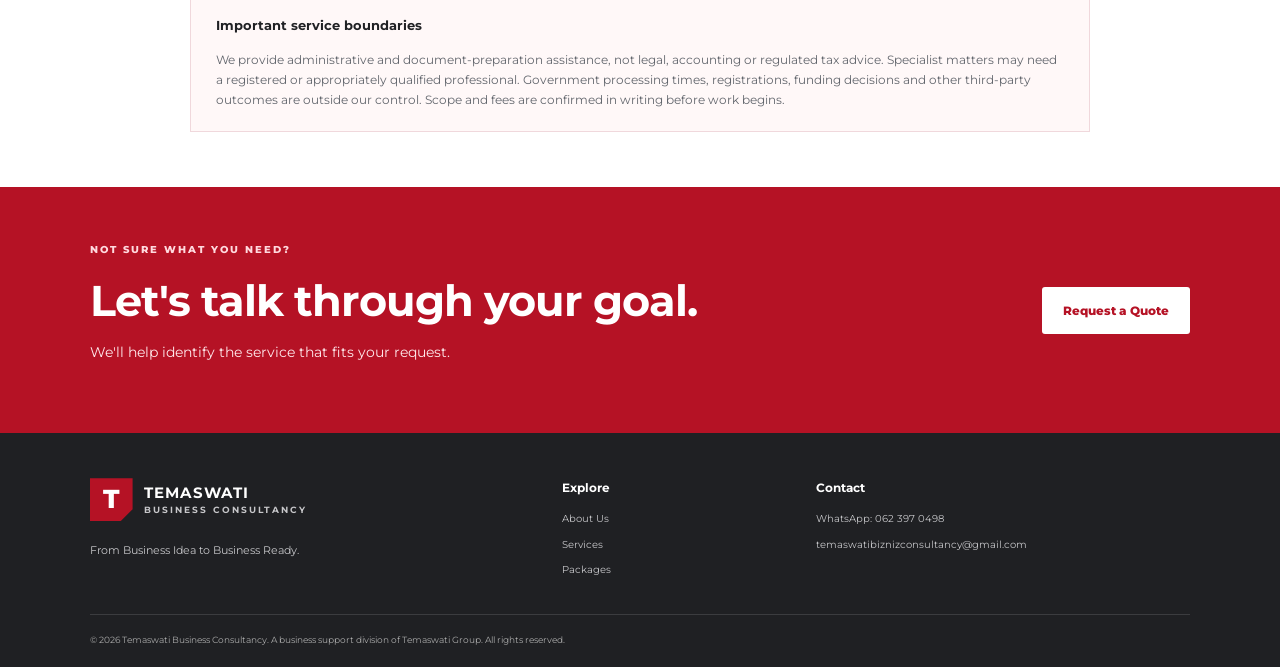
<file: services.html>
<!doctype html>
<html lang="en">
<head>
  <meta charset="utf-8">
  <meta name="viewport" content="width=device-width, initial-scale=1">

  <meta name="description" content="Explore company registration assistance, CSD support, business documents, company profiles, business plans, funding application preparation and business administration services from Temaswati Business Consultancy in South Africa.">

  <title>Services | Temaswati Business Consultancy</title>

  <link rel="stylesheet" href="styles.css">
</head>

<body>

<header class="site-header">

  <a class="brand" href="index.html">
    <span class="brand-mark">T</span>
    <span>
      <strong>TEMASWATI</strong>
      <small>BUSINESS CONSULTANCY</small>
    </span>
  </a>

  <button class="menu-toggle"
          aria-label="Open navigation"
          aria-expanded="false">☰</button>

  <nav class="nav">
    <a href="index.html">Home</a>
    <a href="about.html">About</a>
    <a class="active" href="services.html">Services</a>
    <a href="packages.html">Packages</a>
    <a href="contact.html" class="nav-cta">Get a Quote</a>
  </nav>

</header>

<main>

  <section class="page-hero">
    <p class="eyebrow">OUR SERVICES</p>

    <h1>
      Practical support for<br>
      <span>your business journey.</span>
    </h1>

    <p>Choose a service or contact us to discuss what you need.</p>
  </section>

  <section class="section">

    <div class="service-list">

      <article>
        <div class="service-number">01</div>
        <div>
          <h2>Business Registration &amp; Company Updates</h2>
          <p>
            Administrative assistance with company registration
            processes, name reservation enquiries, company amendments
            and beneficial ownership submissions. Official requirements
            and statutory fees will be checked for each case.
          </p>
        </div>
      </article>

      <article>
        <div class="service-number">02</div>
        <div>
          <h2>Supplier Database Support</h2>
          <p>
            Assistance with CSD registration and updates, including
            organising the information and documents needed for the
            process.
          </p>
        </div>
      </article>

      <article>
        <div class="service-number">03</div>
        <div>
          <h2>Business Documents</h2>
          <p>
            Preparation of quotations, invoices, letterheads, business
            letters, capability statements, proposals, company
            resolutions and other agreed business documents.
          </p>
        </div>
      </article>

      <article>
        <div class="service-number">04</div>
        <div>
          <h2>Company Profiles</h2>
          <p>
            Professional company profiles that explain your business,
            services, strengths, experience and contact details.
          </p>
        </div>
      </article>

      <article>
        <div class="service-number">05</div>
        <div>
          <h2>Business Plans</h2>
          <p>
            Structured business plans covering the business concept,
            target market, operations, marketing, costs and financial
            assumptions based on information provided by the client.
          </p>
        </div>
      </article>

      <article>
        <div class="service-number">06</div>
        <div>
          <h2>Funding Application Preparation</h2>
          <p>
            Help organising application information and supporting
            documents in line with a funder's published requirements.
            Funding approval is never guaranteed.
          </p>
        </div>
      </article>

      <article>
        <div class="service-number">07</div>
        <div>
          <h2>Business Administration Support</h2>
          <p>
            Selected administrative support to help clients organise
            records, prepare documents and identify outstanding
            business tasks.
          </p>
        </div>
      </article>

    </div>

  </section>

  <section class="notice content-narrow">

    <strong>Important service boundaries</strong>

    <p>
      We provide administrative and document-preparation assistance,
      not legal, accounting or regulated tax advice. Specialist matters
      may need a registered or appropriately qualified professional.
      Government processing times, registrations, funding decisions
      and other third-party outcomes are outside our control. Scope
      and fees are confirmed in writing before work begins.
    </p>

  </section>

  <section class="callout">

    <div>
      <p class="eyebrow light">NOT SURE WHAT YOU NEED?</p>

      <h2>Let's talk through your goal.</h2>

      <p>We'll help identify the service that fits your request.</p>
    </div>

    <a class="button button-light" href="contact.html">
      Request a Quote
    </a>

  </section>

</main>

<footer class="footer">

  <div class="footer-brand">

    <a class="brand brand-footer" href="index.html">
      <span class="brand-mark">T</span>
      <span>
        <strong>TEMASWATI</strong>
        <small>BUSINESS CONSULTANCY</small>
      </span>
    </a>

    <p>From Business Idea to Business Ready.</p>

  </div>

  <div>
    <strong>Explore</strong>
    <a href="about.html">About Us</a>
    <a href="services.html">Services</a>
    <a href="packages.html">Packages</a>
  </div>

  <div>
    <strong>Contact</strong>

    <a href="https://wa.me/27623970498"
       target="_blank"
       rel="noopener">
      WhatsApp: 062 397 0498
    </a>

    <a href="mailto:temaswatibiznizconsultancy@gmail.com">
      temaswatibiznizconsultancy@gmail.com
    </a>
  </div>

  <div class="footer-bottom">
    © <span data-year></span> Temaswati Business Consultancy.
    A business support division of Temaswati Group.
    All rights reserved.
  </div>

</footer>

<script src="script.js"></script>

</body>
</html>
</file>
<file: styles.css>
@import url('https://fonts.googleapis.com/css2?family=Montserrat:wght@400;500;600;700;800&display=swap');

:root {
  --red: #b51225;
  --red-dark: #8f0e1c;
  --ink: #202124;
  --muted: #62666d;
  --light: #f6f6f7;
  --line: #e6e6e8;
  --white: #fff;
  --charcoal: #202124;
}

* {
  box-sizing: border-box;
}

html {
  scroll-behavior: smooth;
}

body {
  margin: 0;
  font-family: Montserrat, Arial, sans-serif;
  color: var(--ink);
  line-height: 1.65;
  background: #fff;
}

a {
  color: inherit;
  text-decoration: none;
}

/* HEADER AND NAVIGATION */

.site-header {
  height: 82px;
  display: flex;
  align-items: center;
  justify-content: space-between;
  padding: 0 max(5vw, 22px);
  border-bottom: 1px solid var(--line);
  background: #fff;
  position: sticky;
  top: 0;
  z-index: 10;
}

.brand {
  display: flex;
  gap: 11px;
  align-items: center;
}

.brand-mark {
  height: 43px;
  width: 43px;
  background: var(--red);
  color: #fff;
  font-size: 26px;
  font-weight: 800;
  display: grid;
  place-items: center;
  clip-path: polygon(0 0, 100% 0, 100% 72%, 72% 100%, 0 100%);
}

.brand strong {
  display: block;
  letter-spacing: 1.3px;
  font-size: 15px;
  line-height: 1.4;
}

.brand small {
  display: block;
  font-size: 9px;
  letter-spacing: 2px;
  color: var(--muted);
  font-weight: 700;
}

.nav {
  display: flex;
  align-items: center;
  gap: 29px;
  font-size: 12px;
  font-weight: 700;
}

.nav a {
  padding: 9px 0;
}

.nav a.active {
  color: var(--red);
}

.nav .nav-cta {
  background: var(--red);
  color: #fff;
  padding: 12px 18px;
  border-radius: 3px;
}

.menu-toggle {
  display: none;
  border: 0;
  background: none;
  font-size: 26px;
  cursor: pointer;
}

/* HOME PAGE HERO */

.hero {
  padding: 86px max(7vw, 24px) 78px;
  display: grid;
  grid-template-columns: 1.15fr 0.85fr;
  gap: 7%;
  align-items: center;
  background: linear-gradient(115deg, #fff 60%, #f8f1f2 60%);
}

.eyebrow {
  font-size: 10px;
  font-weight: 800;
  letter-spacing: 2px;
  color: var(--red);
  margin: 0 0 16px;
}

.hero h1,
.page-hero h1 {
  font-size: clamp(38px, 5.2vw, 66px);
  line-height: 1.12;
  letter-spacing: -2.3px;
  margin: 0 0 22px;
  font-weight: 800;
}

.hero h1 span,
.page-hero h1 span {
  color: var(--red);
}

.hero-copy {
  max-width: 580px;
  font-size: 16px;
  color: var(--muted);
  margin-bottom: 28px;
}

.hero-actions {
  display: flex;
  gap: 12px;
  flex-wrap: wrap;
}

.button {
  display: inline-flex;
  align-items: center;
  justify-content: center;
  padding: 13px 20px;
  min-height: 46px;
  border-radius: 3px;
  font-size: 12px;
  font-weight: 800;
  border: 1px solid transparent;
  cursor: pointer;
}

.button-red {
  background: var(--red);
  color: #fff;
}

.button-red:hover,
.nav .nav-cta:hover {
  background: var(--red-dark);
}

.button-outline {
  border-color: #c7c7ca;
  background: transparent;
}

.dark-outline {
  color: var(--ink);
}

.button-light {
  background: #fff;
  color: var(--red);
}

.micro-note {
  font-size: 10px;
  color: #777;
  margin-top: 22px;
}

/* DARK HERO CARD */

.hero-card {
  background: var(--charcoal);
  color: #fff;
  padding: 29px 32px 34px;
  border-radius: 4px;
  box-shadow: 0 25px 55px #22222218;
  max-width: 440px;
  justify-self: center;
  width: 100%;
  position: relative;
}

.card-top {
  display: flex;
  gap: 6px;
  align-items: center;
  border-bottom: 1px solid #ffffff22;
  padding-bottom: 20px;
}

.dot {
  height: 7px;
  width: 7px;
  border-radius: 50%;
  background: #aaa;
}

.dot:first-child {
  background: var(--red);
}

.card-label {
  font-size: 8px;
  letter-spacing: 1.5px;
  margin-left: auto;
  color: #ddd;
}

.hero-icon {
  margin-top: 28px;
  background: var(--red);
  height: 67px;
  width: 67px;
  display: grid;
  place-items: center;
  font-weight: 800;
  font-size: 20px;
  letter-spacing: 1px;
}

.hero-card h2 {
  font-size: 25px;
  margin: 17px 0 6px;
}

.hero-card p {
  color: #c7c7cb;
  font-size: 12px;
}

.check-list {
  padding: 10px 0 0;
  list-style: none;
  font-size: 12px;
}

.check-list li {
  padding: 8px 0;
  border-bottom: 1px solid #ffffff16;
}

.check-list li:before {
  content: '✓';
  color: #ff7b89;
  font-weight: bold;
  margin-right: 10px;
}

/* TRUST STRIP */

.trust-strip {
  display: grid;
  grid-template-columns: repeat(3, 1fr);
  padding: 24px 8%;
  background: #f5f5f6;
  gap: 25px;
}

.trust-strip div {
  display: flex;
  flex-direction: column;
}

.trust-strip strong {
  font-size: 13px;
}

.trust-strip span {
  font-size: 11px;
  color: var(--muted);
}

/* GENERAL SECTIONS */

.section {
  padding: 80px max(7vw, 24px);
}

.section-heading {
  max-width: 690px;
  margin: 0 auto 36px;
  text-align: center;
}

.section-heading h2,
.two-column h2,
.content-narrow h2 {
  font-size: clamp(27px, 3vw, 38px);
  line-height: 1.25;
  letter-spacing: -1px;
  margin: 0 0 14px;
}

.section-heading > p:last-child {
  color: var(--muted);
  font-size: 13px;
}

/* SERVICE CARDS */

.service-grid {
  display: grid;
  grid-template-columns: repeat(4, 1fr);
  gap: 16px;
}

.service-card {
  border: 1px solid var(--line);
  padding: 25px 22px;
  min-height: 250px;
  border-radius: 5px;
  transition: transform 0.2s, box-shadow 0.2s;
}

.service-card:hover {
  transform: translateY(-4px);
  box-shadow: 0 15px 30px #0000000a;
}

.service-number {
  font-size: 11px;
  font-weight: 800;
  color: var(--red);
  letter-spacing: 1px;
}

.service-card h3 {
  font-size: 17px;
  line-height: 1.4;
  margin: 22px 0 10px;
}

.service-card p {
  font-size: 12px;
  line-height: 1.7;
  color: var(--muted);
  margin-bottom: 18px;
}

.service-card a {
  display: inline-block;
  font-size: 12px;
  font-weight: 800;
  color: var(--red);
  padding: 5px 0;
}

/* RED CALL TO ACTION */

.callout {
  background: var(--red);
  color: #fff;
  padding: 55px max(7vw, 24px);
  display: flex;
  justify-content: space-between;
  align-items: center;
  gap: 30px;
}

.callout .eyebrow {
  color: #ffd9de;
}

.callout h2 {
  font-size: clamp(28px, 3.7vw, 43px);
  line-height: 1.2;
  margin: 0 0 12px;
  letter-spacing: -1px;
  overflow-wrap: break-word;
}

.callout p:not(.eyebrow) {
  font-size: 14px;
  line-height: 1.7;
  max-width: 590px;
  color: #ffe8eb;
}

/* APPROACH AND STEPS */

.two-column {
  display: grid;
  grid-template-columns: 0.8fr 1.2fr;
  gap: 8%;
  align-items: start;
}

.steps > div {
  display: flex;
  gap: 18px;
  padding: 0 0 22px;
  border-bottom: 1px solid var(--line);
  margin-bottom: 20px;
}

.steps > div > span {
  height: 34px;
  width: 34px;
  flex: 0 0 34px;
  border: 1px solid #e1b5bb;
  color: var(--red);
  font-size: 12px;
  font-weight: 800;
  display: grid;
  place-items: center;
}

.steps p {
  font-size: 13px;
  line-height: 1.7;
  color: var(--muted);
  margin: 0;
}

.steps strong {
  color: var(--ink);
  font-size: 14px;
  line-height: 1.5;
}

/* FOOTER */

.footer {
  background: #1f2023;
  color: #fff;
  padding: 45px max(7vw, 24px) 20px;
  display: grid;
  grid-template-columns: 1.4fr 0.7fr 1.2fr;
  gap: 35px;
}

.brand-footer strong {
  color: #fff;
}

.brand-footer small {
  color: #c7c7ca;
}

.footer-brand p {
  font-size: 11px;
  color: #c5c5c8;
}

.footer > div:not(.footer-bottom) {
  display: flex;
  flex-direction: column;
  align-items: flex-start;
  gap: 9px;
}

.footer > div > strong {
  font-size: 12px;
  margin-bottom: 4px;
}

.footer > div > a:not(.brand) {
  font-size: 10px;
  color: #c5c5c8;
  overflow-wrap: anywhere;
}

.footer-bottom {
  grid-column: 1 / -1;
  border-top: 1px solid #ffffff20;
  padding-top: 18px;
  color: #aaa;
  font-size: 9px;
}

/* INNER PAGE HEADINGS */

.page-hero {
  padding: 70px max(7vw, 24px) 65px;
  background: linear-gradient(115deg, #f7f7f8 0%, #fff 75%);
  border-bottom: 1px solid var(--line);
}

.page-hero h1 {
  font-size: clamp(36px, 4.8vw, 58px);
}

.page-hero > p:last-child {
  color: var(--muted);
  font-size: 14px;
  max-width: 650px;
}

.content-narrow {
  max-width: 900px;
  margin: auto;
}

.content-narrow p {
  font-size: 14px;
  color: var(--muted);
}

.content-narrow .lead {
  font-size: 18px;
  color: var(--ink);
  line-height: 1.8;
}

/* VALUES AND MISSION */

.values-section {
  background: #f7f7f8;
}

.value-grid {
  display: grid;
  grid-template-columns: repeat(4, 1fr);
  gap: 18px;
}

.value-grid article {
  padding: 23px;
  background: #fff;
  border: 1px solid var(--line);
}

.value-grid article > span {
  color: var(--red);
  font-size: 11px;
  font-weight: 800;
}

.value-grid h3 {
  font-size: 16px;
  margin: 15px 0 6px;
}

.value-grid p {
  font-size: 12px;
  color: var(--muted);
}

.mission-grid {
  display: grid;
  grid-template-columns: 1fr 1fr;
  gap: 35px;
}

.mission-grid article {
  padding: 25px 0;
  border-top: 3px solid var(--red);
}

.mission-grid h2 {
  font-size: 24px;
  line-height: 1.45;
}

/* SERVICE LIST */

.service-list {
  max-width: 950px;
  margin: auto;
}

.service-list article {
  display: grid;
  grid-template-columns: 55px 1fr;
  gap: 20px;
  padding: 28px 0;
  border-bottom: 1px solid var(--line);
}

.service-list h2 {
  font-size: 21px;
  margin: 0 0 7px;
}

.service-list p {
  color: var(--muted);
  font-size: 13px;
  margin: 0;
  max-width: 760px;
}

.notice {
  background: #fff8f8;
  border: 1px solid #f0d8dc;
  padding: 22px 25px;
  margin: 20px auto 55px;
}

.notice strong {
  font-size: 13px;
}

.notice p {
  font-size: 12px;
  color: var(--muted);
  margin-bottom: 0;
}

/* PACKAGES */

.package-grid {
  display: grid;
  grid-template-columns: repeat(3, 1fr);
  gap: 18px;
  align-items: stretch;
}

.package-card {
  position: relative;
  border: 1px solid var(--line);
  padding: 30px 26px;
  display: flex;
  flex-direction: column;
}

.package-card h2 {
  font-size: 25px;
  margin: 0 0 10px;
}

.package-summary {
  font-size: 12px;
  color: var(--muted);
  min-height: 58px;
}

.package-card ul {
  padding-left: 18px;
  font-size: 12px;
  color: var(--muted);
  margin: 18px 0 28px;
}

.package-card li {
  padding: 6px 0;
}

.package-card .button {
  margin-top: auto;
}

.package-card.featured {
  border: 2px solid var(--red);
  box-shadow: 0 12px 30px #b5122510;
}

.popular {
  position: absolute;
  right: 0;
  top: 0;
  background: var(--red);
  color: #fff;
  padding: 7px 12px;
  font-size: 8px;
  font-weight: 800;
  letter-spacing: 1px;
}

/* FAQ */

.faq h2 {
  margin-bottom: 20px;
}

.faq details {
  border-top: 1px solid var(--line);
  padding: 17px 0;
}

.faq summary {
  font-size: 13px;
  font-weight: 700;
  cursor: pointer;
}

.faq details p {
  font-size: 12px;
  color: var(--muted);
}

/* CONTACT AND QUOTE FORM */

.contact-grid {
  display: grid;
  grid-template-columns: 0.9fr 1.1fr;
  gap: 7%;
  align-items: start;
}

.contact-details h2,
.quote-form h2 {
  font-size: 28px;
  margin: 0 0 12px;
}

.contact-details > p,
.quote-form > p {
  font-size: 12px;
  color: var(--muted);
}

.contact-item {
  display: flex;
  gap: 15px;
  margin: 28px 0;
}

.contact-symbol {
  width: 42px;
  height: 42px;
  background: #fff0f2;
  color: var(--red);
  font-weight: 800;
  display: grid;
  place-items: center;
}

.contact-item div {
  display: flex;
  flex-direction: column;
  gap: 4px;
}

.contact-item small {
  font-size: 9px;
  letter-spacing: 1.5px;
  color: var(--red);
  font-weight: 800;
}

.contact-item strong {
  font-size: 12px;
  overflow-wrap: anywhere;
}

.contact-item a {
  font-size: 11px;
  color: var(--red);
  font-weight: 700;
}

.contact-details .notice {
  margin: 30px 0 0;
}

.quote-form {
  border: 1px solid var(--line);
  padding: 30px;
}

.quote-form label {
  display: block;
  font-size: 11px;
  font-weight: 700;
  margin: 16px 0 6px;
}

.quote-form input,
.quote-form select,
.quote-form textarea {
  width: 100%;
  border: 1px solid #d9d9dc;
  border-radius: 2px;
  padding: 12px;
  font: inherit;
  font-size: 12px;
  background: #fff;
}

.quote-form input:focus,
.quote-form select:focus,
.quote-form textarea:focus {
  outline: 2px solid #f1c4cb;
  border-color: var(--red);
}

.quote-form button {
  margin-top: 20px;
}

.form-note {
  font-size: 10px !important;
}

.quote-form #form-status {
  font-size: 12px;
  color: var(--red);
  margin-top: 12px;
}

/* TABLET LAYOUT */

@media (max-width: 900px) {
  .nav {
    gap: 16px;
  }

  .hero {
    gap: 4%;
    padding-top: 60px;
  }

  .service-grid,
  .value-grid {
    grid-template-columns: repeat(2, 1fr);
  }

  .package-grid {
    grid-template-columns: 1fr;
  }

  .package-summary {
    min-height: 0;
  }

  .footer {
    grid-template-columns: 1fr 1fr;
  }

  .footer-bottom {
    grid-column: 1 / -1;
  }
}

/* MOBILE LAYOUT */

@media (max-width: 650px) {
  .site-header {
    height: 72px;
  }

  .menu-toggle {
    display: block;
  }

  .nav {
    display: none;
    position: absolute;
    left: 0;
    right: 0;
    top: 72px;
    background: #fff;
    border-bottom: 1px solid var(--line);
    padding: 15px 24px 22px;
    flex-direction: column;
    align-items: stretch;
    gap: 7px;
  }

  .nav.open {
    display: flex;
  }

  .nav a {
    padding: 10px 0;
  }

  .nav .nav-cta {
    text-align: center;
  }

  .hero {
    grid-template-columns: 1fr;
    padding: 54px 24px 48px;
    background: linear-gradient(180deg, #fff 0%, #f8f1f2 100%);
    gap: 36px;
  }

  .hero h1 {
    letter-spacing: -1.5px;
  }

  .hero-copy {
    font-size: 14px;
  }

  .hero-card {
    max-width: none;
  }

  .trust-strip {
    padding: 22px 24px;
    grid-template-columns: 1fr;
    gap: 14px;
  }

  .section {
    padding: 20px 24px 44px;
  }

  .service-grid,
  .value-grid {
    grid-template-columns: 1fr;
  }

  .service-card {
    padding: 24px 22px;
    min-height: auto;
  }

  .service-card h3 {
    font-size: 18px;
    line-height: 1.4;
    margin: 16px 0 10px;
  }

  .service-card p {
    font-size: 13px;
    line-height: 1.7;
  }

  .service-card a {
    font-size: 12px;
    padding: 5px 0;
  }

  .callout {
    padding: 42px 24px;
    align-items: flex-start;
    flex-direction: column;
    gap: 20px;
  }

  .callout h2 {
    font-size: clamp(29px, 7vw, 38px);
    line-height: 1.2;
    letter-spacing: -0.8px;
    overflow-wrap: break-word;
  }

  .callout p:not(.eyebrow) {
    font-size: 14px;
    line-height: 1.7;
  }

  .two-column,
  .mission-grid,
  .contact-grid {
    grid-template-columns: 1fr;
    gap: 30px;
  }

  .steps > div {
    gap: 14px;
    padding-bottom: 20px;
    margin-bottom: 18px;
  }

  .steps strong {
    font-size: 14px;
    line-height: 1.5;
  }

  .steps p {
    font-size: 13px;
    line-height: 1.7;
  }

  .footer {
    grid-template-columns: 1fr;
    gap: 28px;
    padding: 38px 24px 18px;
  }

  .page-hero {
    padding: 35px 24px 25px;
  }

  .page-hero h1 {
    letter-spacing: -1.3px;
  }

  .service-list article {
    grid-template-columns: 35px 1fr;
    gap: 13px;
  }

  .service-list h2 {
    font-size: 18px;
  }

  .quote-form {
    padding: 22px;
  }

  .footer-bottom {
    grid-column: 1;
  }

  .package-grid {
    grid-template-columns: 1fr;
    padding-top: 35px;
  }

  .hero-actions {
    gap: 12px;
  }
}
</file>
